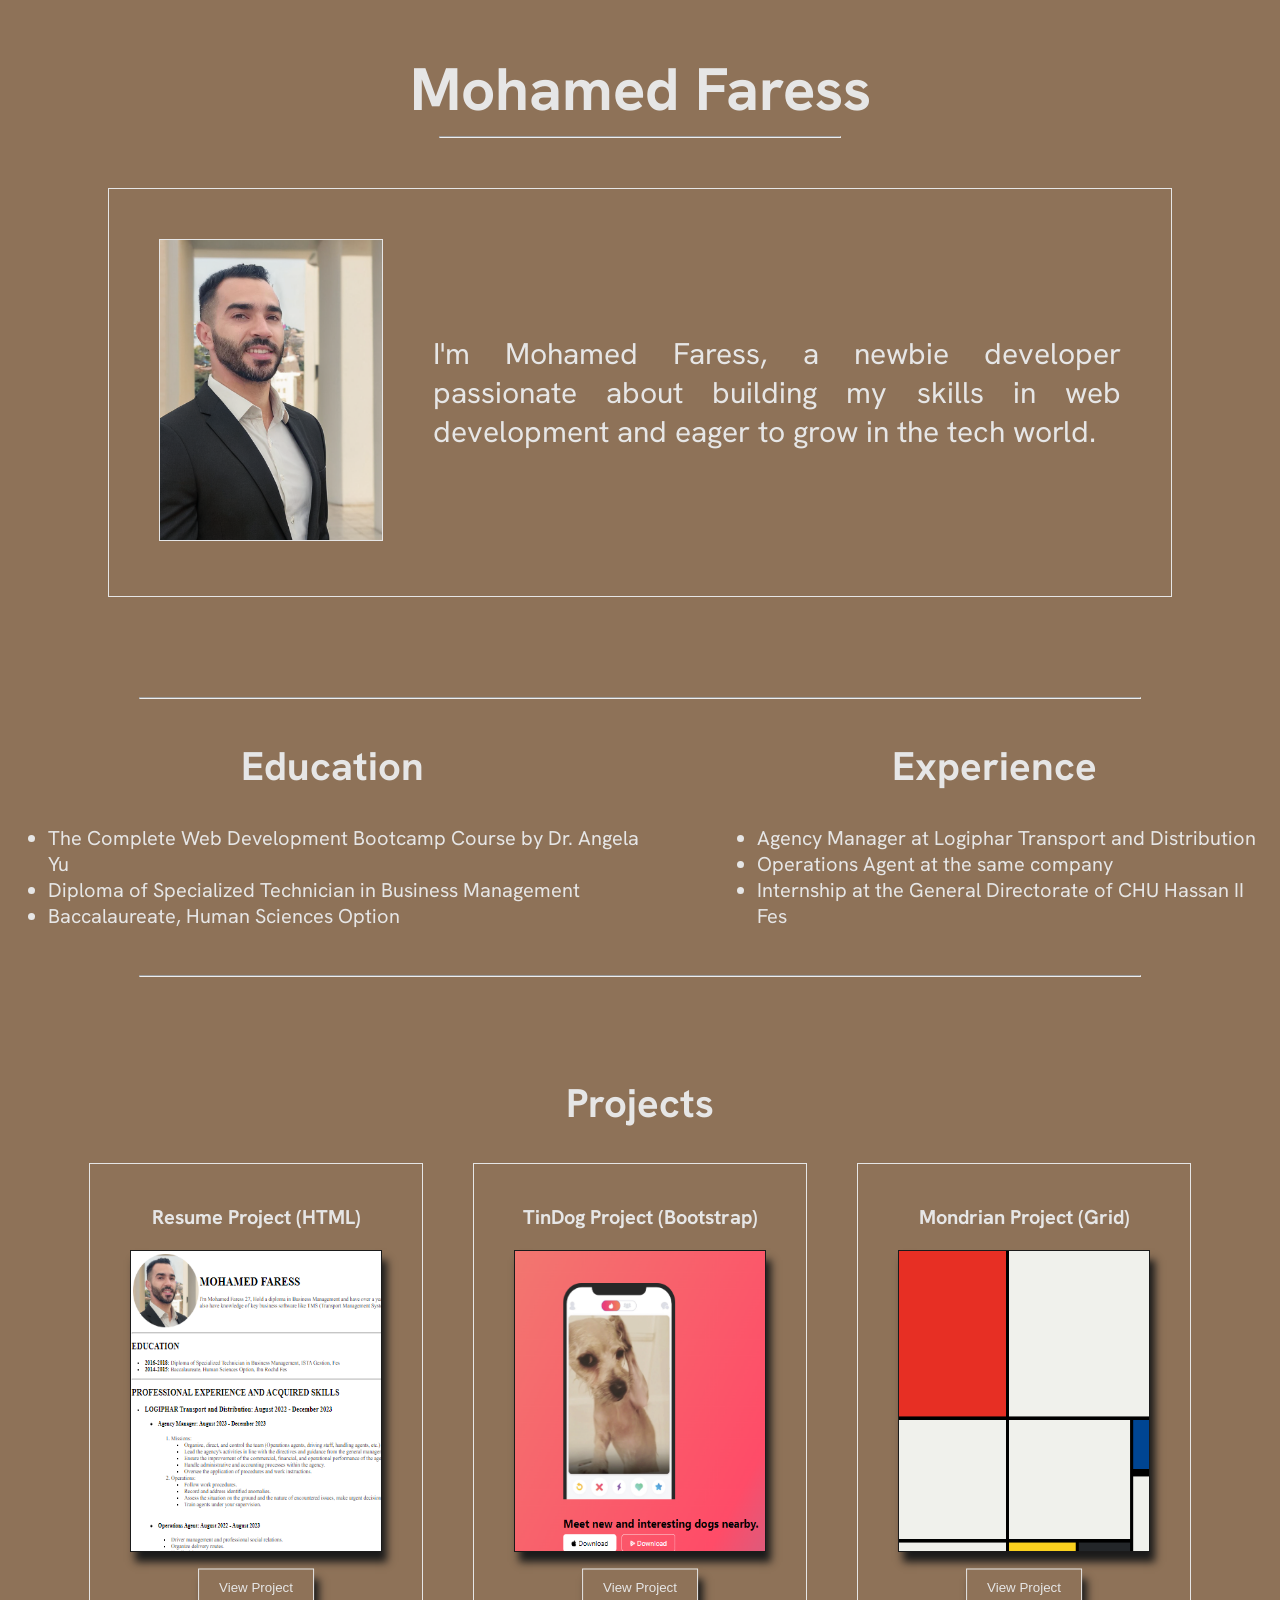
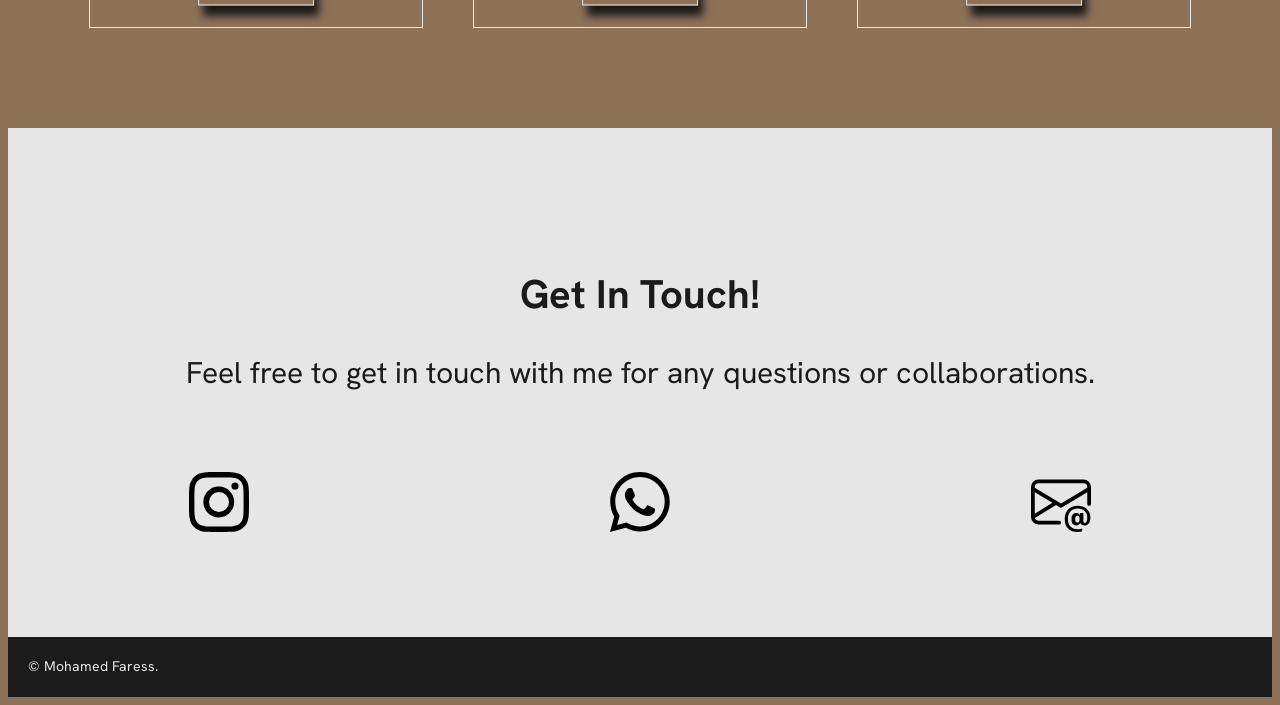
<file: index.html>
<!DOCTYPE html>
<html lang="en">
<head>
    <meta charset="UTF-8">
    <meta name="viewport" content="width=device-width, initial-scale=1.0">
    <title>Personal Website</title>
    <link rel="stylesheet" href="style.css">
    <link rel="preconnect" href="https://fonts.googleapis.com">
<link rel="preconnect" href="https://fonts.gstatic.com" crossorigin>
<link href="https://fonts.googleapis.com/css2?family=Hanken+Grotesk:ital,wght@0,100..900;1,100..900&display=swap" rel="stylesheet">
</head>
<body>
    <div>
        <h1>Mohamed Faress</h1>
        <hr width="400px">
    </div>
    <div class="div-intro">
        <div>
        <img class="profile-picture" height="300px" src="./pic.png" alt="profile picture">
        </div>
        <div>
        <p class="introduction">I'm Mohamed Faress, a newbie developer passionate about building my skills in web development and eager to grow in the tech world.</p>      
    </div> 
    </div>
    <hr class="hr-top" width="1000px">
    <div class="flex-container">
        <div>
            <h2>Education</h2>
            <ul>
                <li>The Complete Web Development Bootcamp Course by Dr. Angela Yu</li>
                <li>Diploma of Specialized Technician in Business Management</li>
                <li>Baccalaureate, Human Sciences Option</li>
            </ul>
        </div>
        <div>
            <h2>Experience</h2>
            <ul>
                <li>Agency Manager at Logiphar Transport and Distribution</li>
                <li>Operations Agent at the same company</li>
                <li>Internship at the General Directorate of CHU Hassan II Fes</li>
            </ul>
        </div>
    </div>
    <hr class="hr-bottom" width="1000px">
    <h2 class="h2-center">Projects</h2>
    <div class="projects-container">
        <div class="project-div">
            <h2 class="project-title">Resume Project (HTML)</h2>
            <img class="project-img" src="./resume.png" alt="my-resume-img"><br>
            <div><a href="https://thisisfaress.github.io/html.portfolio/"><button class="project-button">View Project</button></a></div>
        </div>
        <div class="project-div">
            <h2 class="project-title">TinDog Project (Bootstrap)</h2>
            <img class="project-img" src="./tindog.JPG" alt="tindog-project-img"><br>
            <a href="../Personal Website/TinDog Project/Bootstrap-Tindog-Project.html"><button class="project-button">View Project</button></a>
        </div>
        <div class="project-div">
            <h2 class="project-title">Mondrian Project (Grid)</h2>
            <img class="project-img" src="./mondrian.png" alt="mondrian-project-img"><br>
            <a href="../Personal Website/Mondrian Project/CSS-Mondrian-Project.html"><button class="project-button">View Project</button></a>
        </div>

    </div>
    <section>
    <h2 class="h2-center">Get In Touch!</h2>
    <p class="getintouch">Feel free to get in touch with me for any questions or collaborations.</p>
    <div class="contact-container">
        <div class="sm">
            <a href="https://www.instagram.com/thisisfaress?igsh=aGVsejJoMGpseWw1"><img src="./instagram.svg" height="60" alt="instagram-icon"></a>
        </div>
        <div class="sm">
            <a href="https://wa.me/qr/QB72JRTFEB5AC1"><img src="./whatsapp.svg" height="60" alt="whatsapp-icon"></a>
        </div>
        <div class="sm">
            <a href="mailto:thisisfaress@gmail.com"><img src="./envelope-at.svg" height="60" alt="mail-icon"></a>
        </div>

    </div>
</section>
<footer>
    <div class="footer">
        © Mohamed Faress.
    </div>
</footer>
       
    
</body>

</html>
</file>
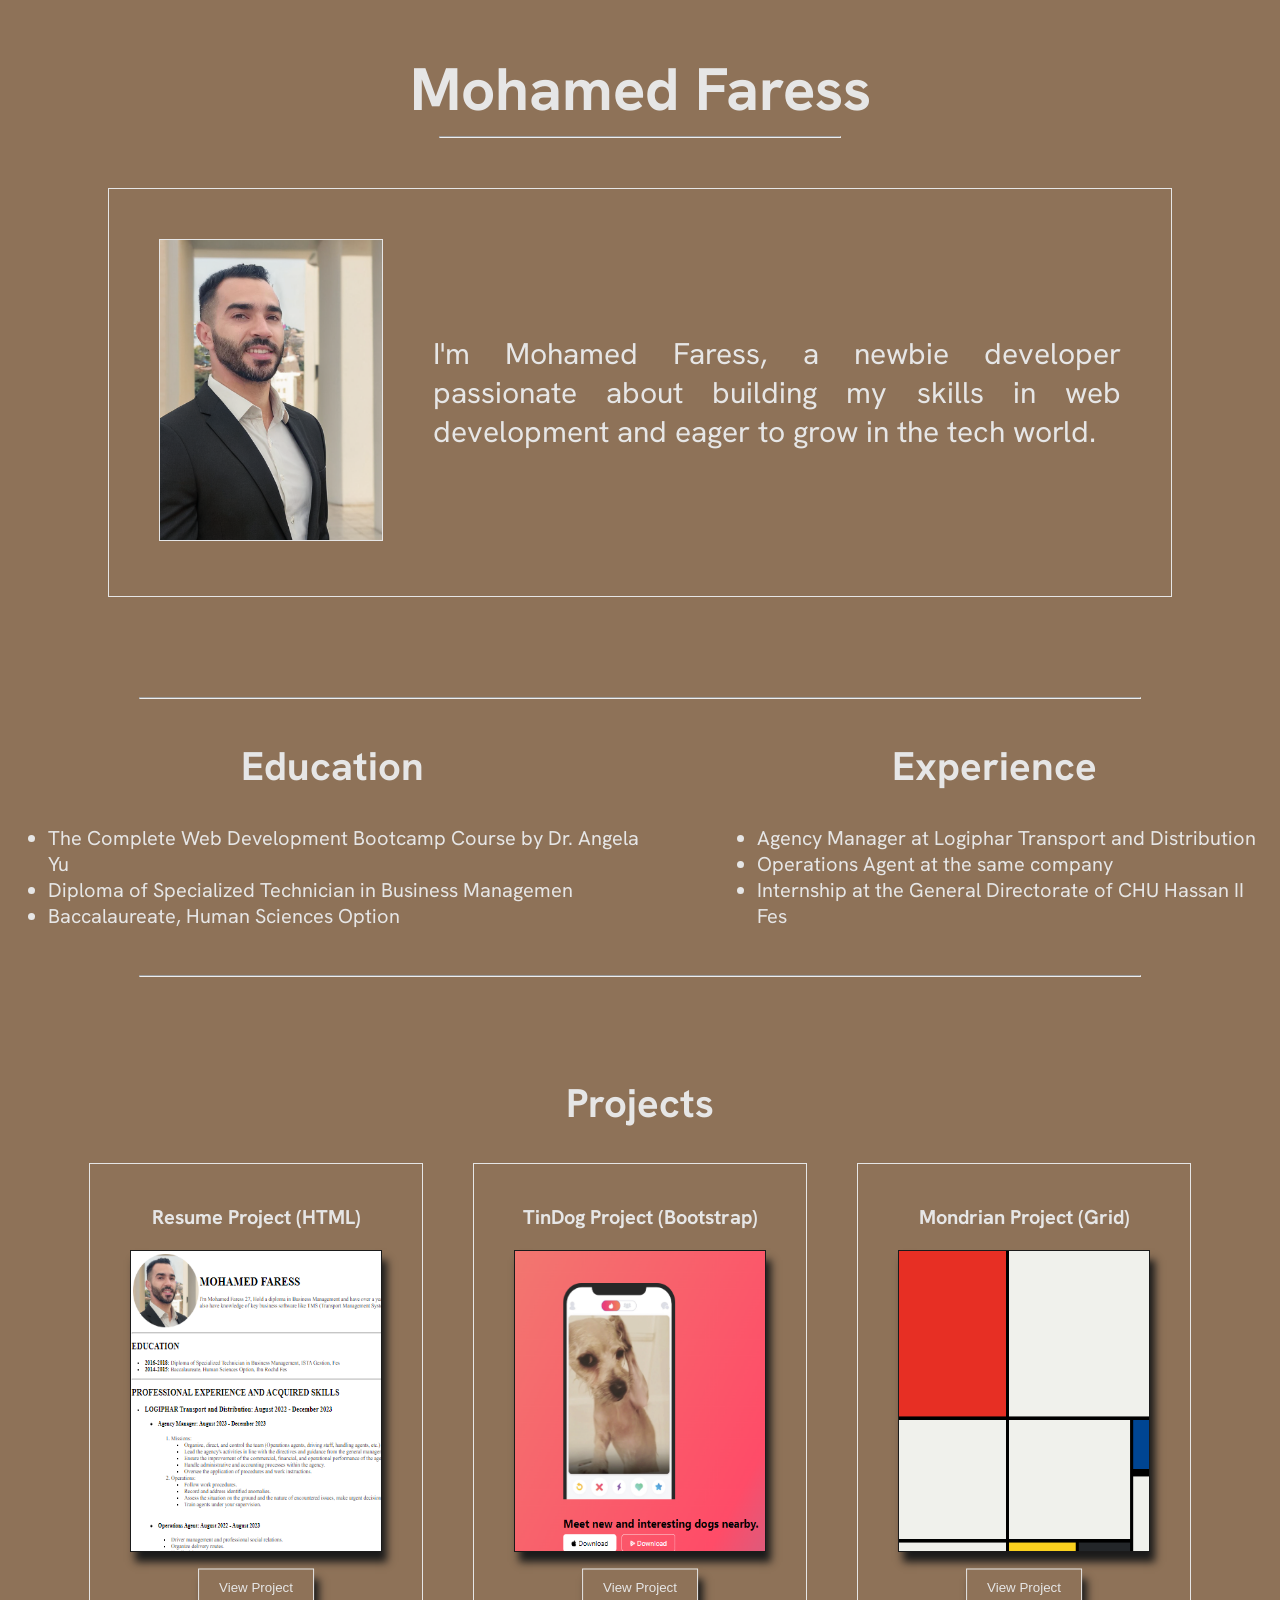
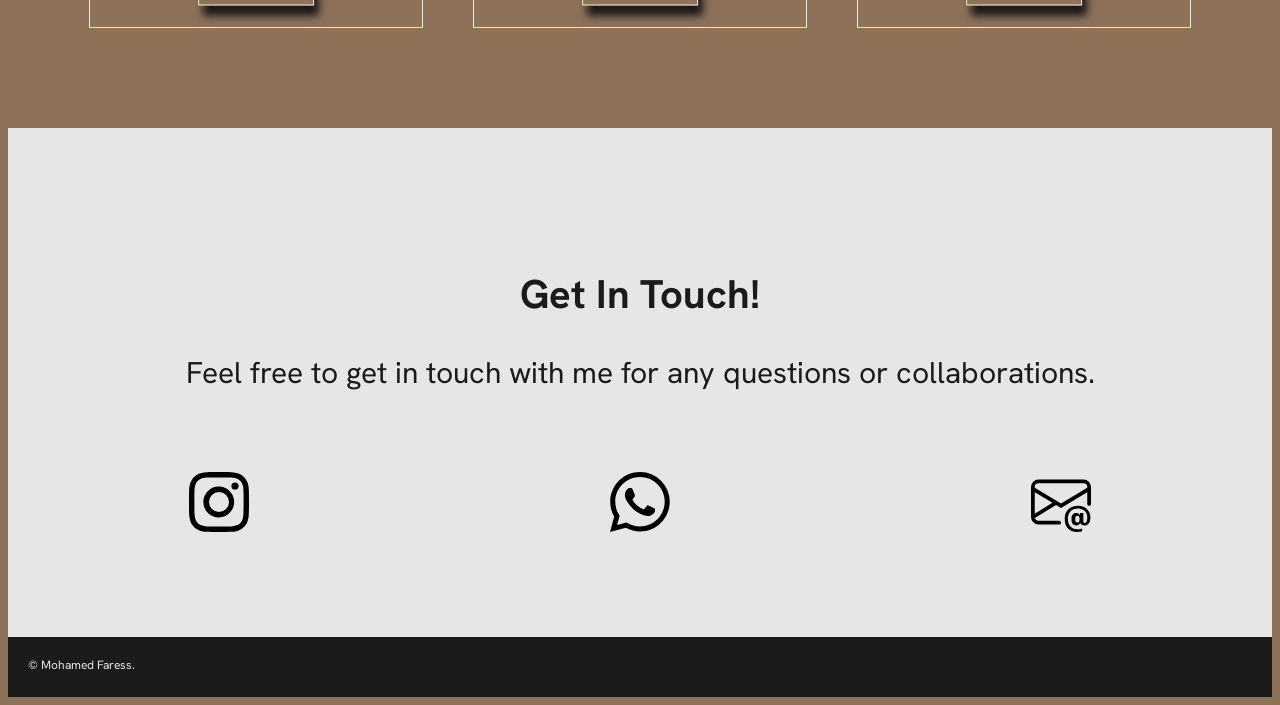
<file: CV.html>
<!DOCTYPE html>
<html lang="en">
<head>
    <meta charset="UTF-8">
    <meta name="viewport" content="width=device-width, initial-scale=1.0">
    <title>Personal Website</title>
    <link rel="stylesheet" href="./CV.css">
    <link rel="preconnect" href="https://fonts.googleapis.com">
<link rel="preconnect" href="https://fonts.gstatic.com" crossorigin>
<link href="https://fonts.googleapis.com/css2?family=Hanken+Grotesk:ital,wght@0,100..900;1,100..900&display=swap" rel="stylesheet">
</head>
<body>
    <div>
        <h1>Mohamed Faress</h1>
        <hr width="400px">
    </div>
    <div class="div-intro">
        <div>
        <img class="profile-picture" height="300px" src="./pic.png" alt="profile picture">
        </div>
        <div>
        <p class="introduction">I'm Mohamed Faress, a newbie developer passionate about building my skills in web development and eager to grow in the tech world.</p>      
    </div> 
    </div>
    <hr class="hr-top" width="1000px">
    <div class="flex-container">
        <div>
            <h2>Education</h2>
            <ul>
                <li>The Complete Web Development Bootcamp Course by Dr. Angela Yu</li>
                <li>Diploma of Specialized Technician in Business Managemen</li>
                <li>Baccalaureate, Human Sciences Option</li>
            </ul>
        </div>
        <div>
            <h2>Experience</h2>
            <ul>
                <li>Agency Manager at Logiphar Transport and Distribution</li>
                <li>Operations Agent at the same company</li>
                <li>Internship at the General Directorate of CHU Hassan II Fes</li>
            </ul>
        </div>
    </div>
    <hr class="hr-bottom" width="1000px">
    <h2 class="h2-center">Projects</h2>
    <div class="projects-container">
        <div class="project-div">
            <h2 class="project-title">Resume Project (HTML)</h2>
            <img class="project-img" src="./resume.png" alt="my-resume-img"><br>
            <div><a href="https://thisisfaress.github.io/html.portfolio/"><button class="project-button">View Project</button></a></div>
        </div>
        <div class="project-div">
            <h2 class="project-title">TinDog Project (Bootstrap)</h2>
            <img class="project-img" src="./tindog.JPG" alt="tindog-project-img"><br>
            <a href="http://127.0.0.1:3000/Udemy Angela/11.3 TinDog Project/index.html"><button class="project-button">View Project</button></a>
        </div>
        <div class="project-div">
            <h2 class="project-title">Mondrian Project (Grid)</h2>
            <img class="project-img" src="./mondrian.png" alt="mondrian-project-img"><br>
            <a href="http://127.0.0.1:3000/Udemy Angela/10.3 Mondrian Project/index.html"><button class="project-button">View Project</button></a>
        </div>

    </div>
    <section>
    <h2 class="h2-center">Get In Touch!</h2>
    <p class="getintouch">Feel free to get in touch with me for any questions or collaborations.</p>
    <div class="contact-container">
        <div class="sm">
            <a href="https://www.instagram.com/thisisfaress?igsh=aGVsejJoMGpseWw1"><img src="./instagram.svg" height="60" alt="instagram-icon"></a>
        </div>
        <div class="sm">
            <a href="https://wa.me/qr/QB72JRTFEB5AC1"><img src="./whatsapp.svg" height="60" alt="whatsapp-icon"></a>
        </div>
        <div class="sm">
            <a href="mailto:thisisfaress@gmail.com"><img src="./envelope-at.svg" height="60" alt="mail-icon"></a>
        </div>

    </div>
</section>
<footer>
    <div class="footer">
        © Mohamed Faress.
    </div>
</footer>
       
    
</body>

</html>
</file>
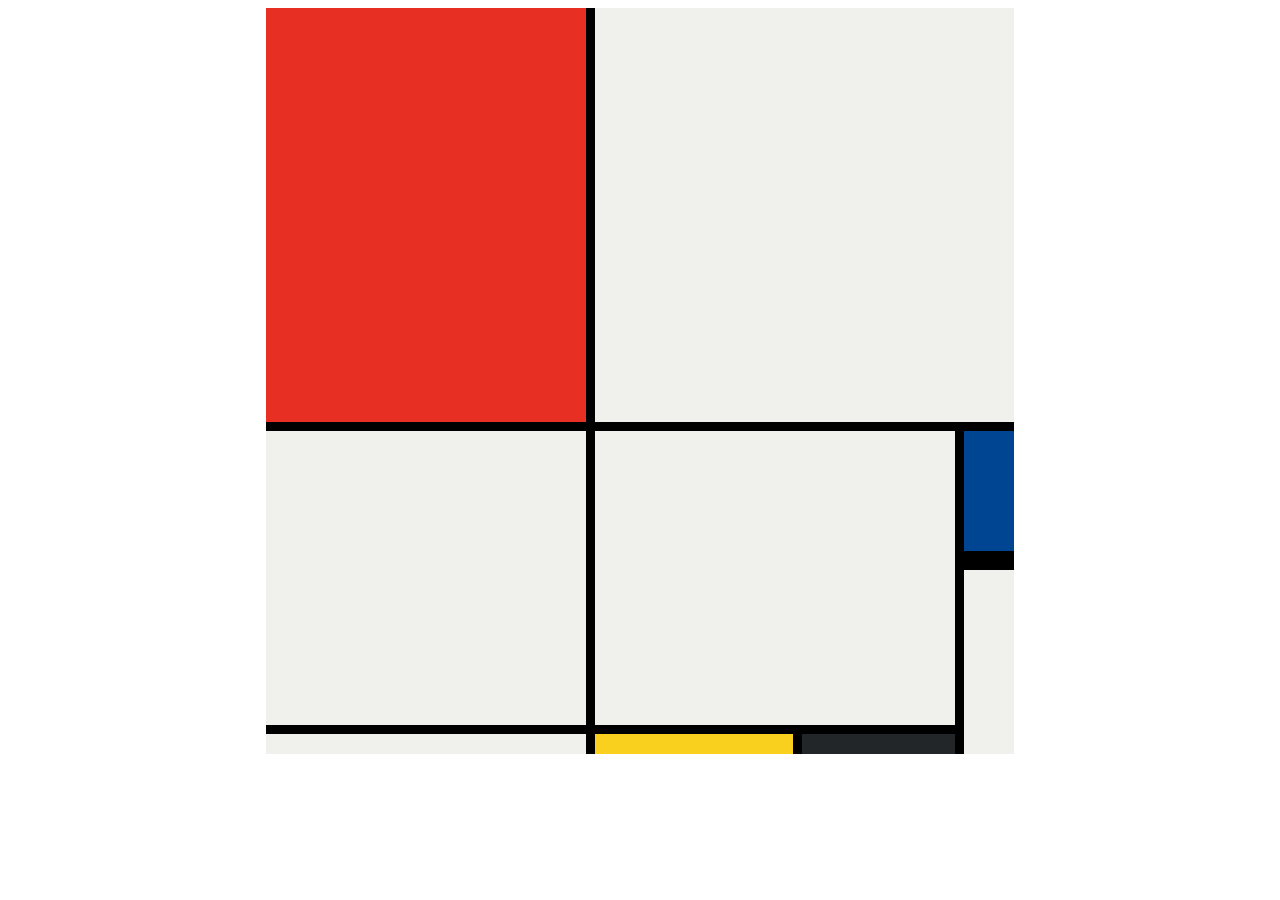
<file: Mondrian Project/CSS-Mondrian-Project.html>
<!DOCTYPE html>
<html lang="en">

<head>
  <meta charset="UTF-8">
  <meta name="viewport" content="width=device-width, initial-scale=1.0">
  <title>Mondrian Project</title>
  <style>
    /* 
    Write your CSS here 
    Gap Colour: #000
    White: #F0F1EC
    Red: #E72F24
    Black: #232629
    Blue: #004592
    Yellow: #F9D01E

    For dimensions, see dimensions.png image.
    HINT: Remember you can't change the properties of grid lines.
    But grid lines are transparent!
    */
    .grid-container {
      display: grid;
      grid-template-columns: 320px 198px 153px 50px;
      grid-template-rows: 414px 130px 155px 20px ;
      gap: 9px;
      background-color: #000;
      width: 748px;
      margin: auto;
      justify-content: center;
    }
    .item {
       
    }
    
    .red {
      background-color: #E72F24 ;
    }
    .yellow {
      background-color: #F0F1EC;
    }
    .grey {
      background-color: #F9D01E;
    }
    .blue {
      background-color: #232629;
    }
    .white { 
      background-color: #F0F1EC;
      grid-column: span 3 ;
    }
    .white-1 { 
      background-color: #F0F1EC;
      grid-row: span 2 ;
    }
    .white-2 { 
      background-color: #F0F1EC;
      grid-area: 2 / 2 / 4 / 4;
    }
    .white-3 { 
      background-color: #004592;
      border-bottom: solid 10px;
    }
    .white-4 {
       background-color: #F0F1EC;
       grid-row: span 2 ;
      }

  </style>
</head>

<body>
  <!-- Write your HTML here -->
   <div class="grid-container">
    <div class="item red"></div>
    <div class="item white"></div>
    <div class="item white-1"></div>
    <div class="item white-2"></div>
    <div class="item white-3"></div>
    <div class="item white-4"></div>
    <div class="item yellow"></div>
    <div class="item grey"></div>
    <div class="item blue"></div>
   </div>
</body>

</html>
</file>
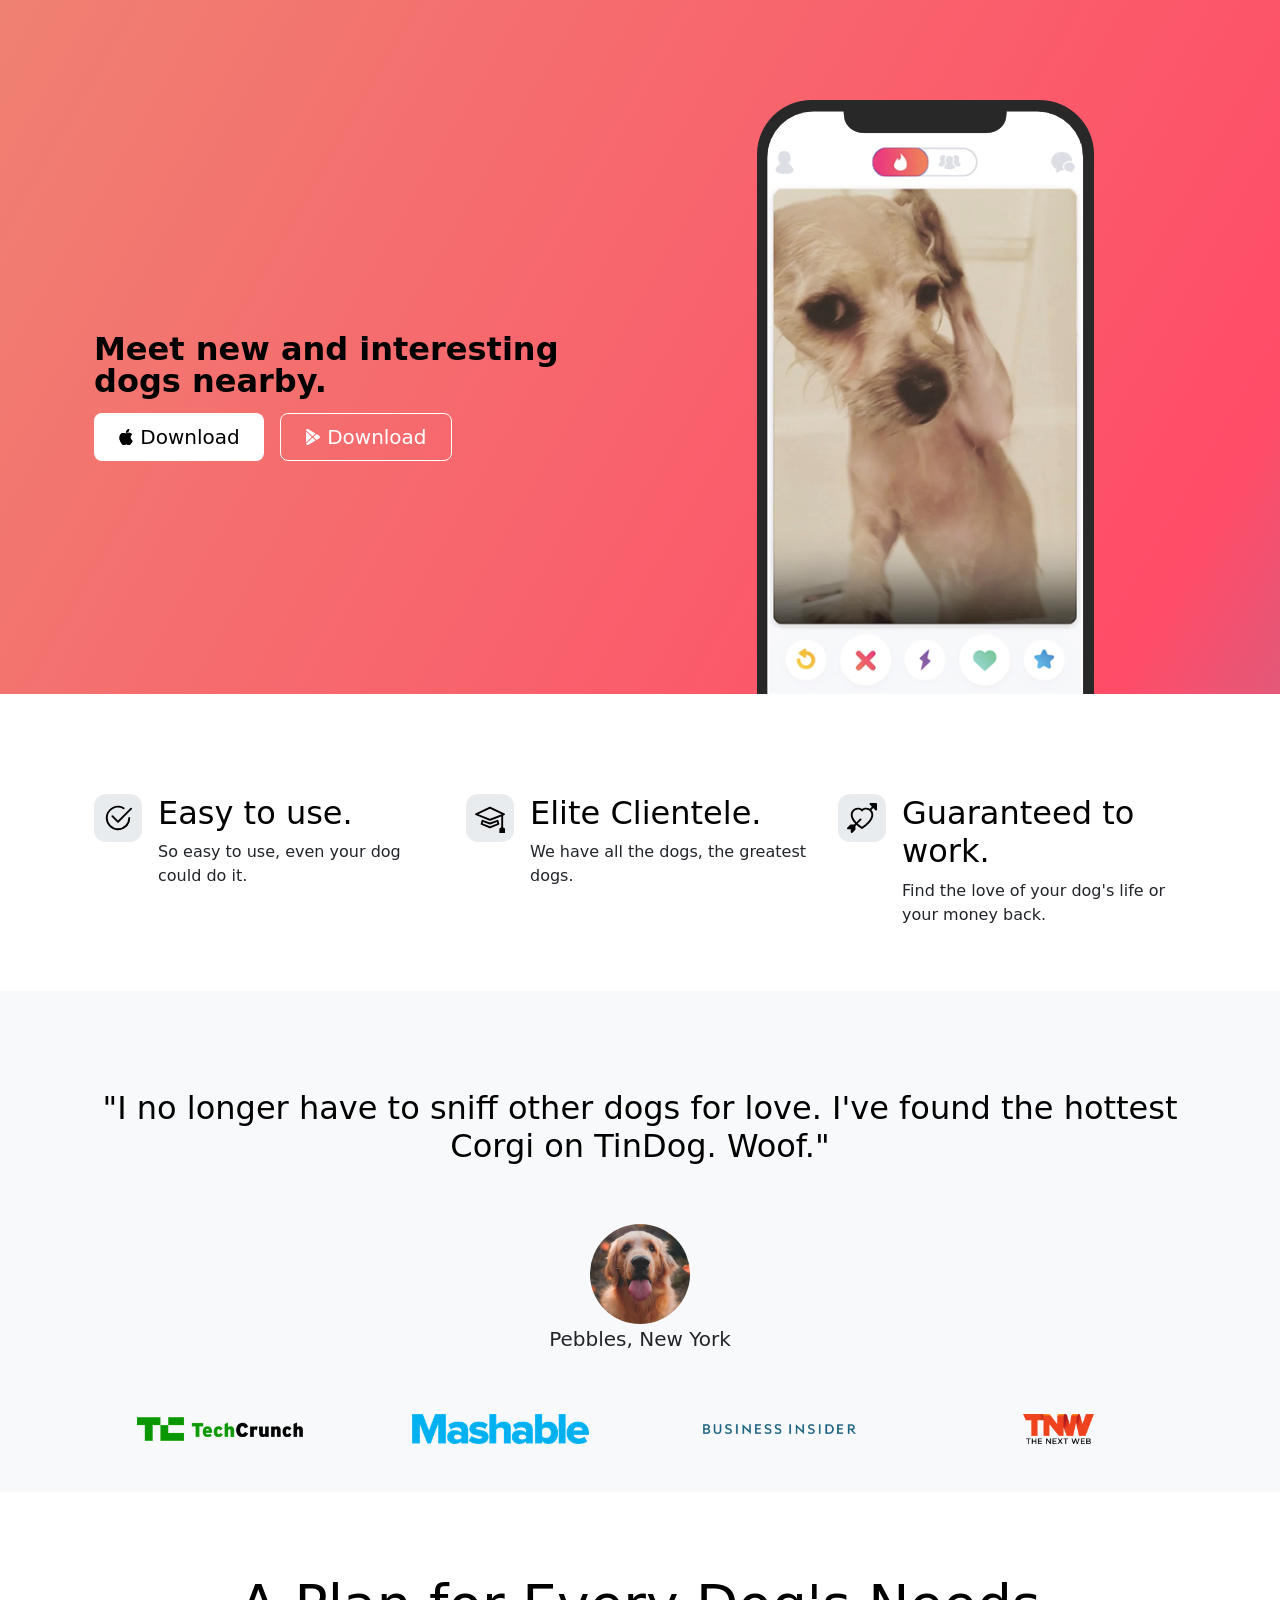
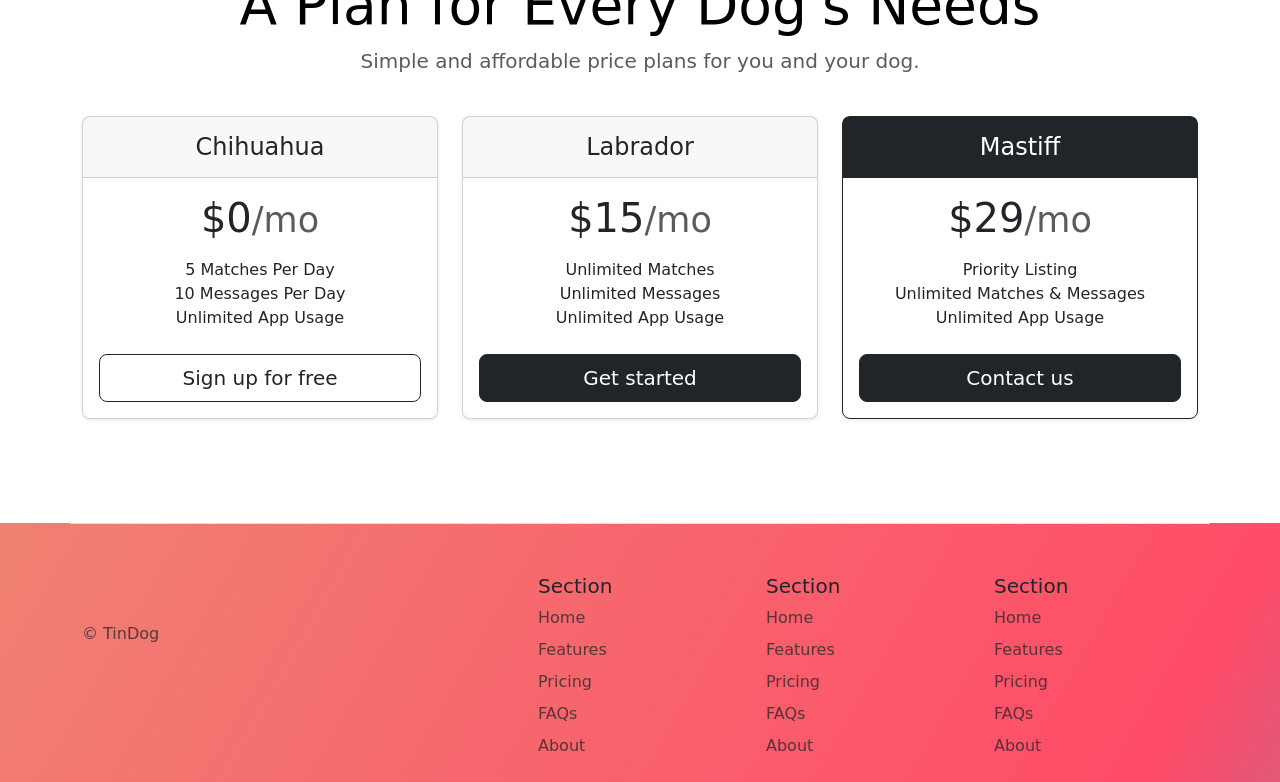
<file: TinDog Project/Bootstrap-Tindog-Project.html>
<!DOCTYPE html>
<html lang="en">

<head>
  <meta charset="UTF-8">
  <meta name="viewport" content="width=device-width, initial-scale=1.0">
  <link href="https://cdn.jsdelivr.net/npm/bootstrap@5.3.3/dist/css/bootstrap.min.css" rel="stylesheet" integrity="sha384-QWTKZyjpPEjISv5WaRU9OFeRpok6YctnYmDr5pNlyT2bRjXh0JMhjY6hW+ALEwIH" crossorigin="anonymous">
  <link rel="stylesheet" href="./style.css">
  <title>TinDog</title>
</head>

<body>
  <!-- Title -->
  <section id="title" class="gradient-background">
    <div class="container col-xxl-8 px-4 py-5" bis_skin_checked="1">
      <div class="row flex-lg-row-reverse align-items-center g-5 py-5" bis_skin_checked="1">
        <div class="col-10 col-sm-8 col-lg-6 " bis_skin_checked="1">
          <img src="./images/iphone.png" class="d-block mx-lg-auto img-fluid" alt="dog in iphone" loading="lazy">
        </div>
        <div class="col-lg-6" bis_skin_checked="1">
          <h1 class="display-5 fw-bold text-body-emphasis lh-1 mb-3">Meet new and interesting dogs nearby.</h1>
          <div class="d-grid gap-2 d-md-flex justify-content-md-start" bis_skin_checked="1">
            <button type="button" class="btn btn-primary-header btn-lg px-4 me-md-2"><svg xmlns="http://www.w3.org/2000/svg" width="16" height="16" fill="currentColor"
              class="bi bi-apple mb-1" viewBox="0 0 16 16">
              <path
                d="M11.182.008C11.148-.03 9.923.023 8.857 1.18c-1.066 1.156-.902 2.482-.878 2.516.024.034 1.52.087 2.475-1.258.955-1.345.762-2.391.728-2.43Zm3.314 11.733c-.048-.096-2.325-1.234-2.113-3.422.212-2.189 1.675-2.789 1.698-2.854.023-.065-.597-.79-1.254-1.157a3.692 3.692 0 0 0-1.563-.434c-.108-.003-.483-.095-1.254.116-.508.139-1.653.589-1.968.607-.316.018-1.256-.522-2.267-.665-.647-.125-1.333.131-1.824.328-.49.196-1.422.754-2.074 2.237-.652 1.482-.311 3.83-.067 4.56.244.729.625 1.924 1.273 2.796.576.984 1.34 1.667 1.659 1.899.319.232 1.219.386 1.843.067.502-.308 1.408-.485 1.766-.472.357.013 1.061.154 1.782.539.571.197 1.111.115 1.652-.105.541-.221 1.324-1.059 2.238-2.758.347-.79.505-1.217.473-1.282Z" />
              <path
                d="M11.182.008C11.148-.03 9.923.023 8.857 1.18c-1.066 1.156-.902 2.482-.878 2.516.024.034 1.52.087 2.475-1.258.955-1.345.762-2.391.728-2.43Zm3.314 11.733c-.048-.096-2.325-1.234-2.113-3.422.212-2.189 1.675-2.789 1.698-2.854.023-.065-.597-.79-1.254-1.157a3.692 3.692 0 0 0-1.563-.434c-.108-.003-.483-.095-1.254.116-.508.139-1.653.589-1.968.607-.316.018-1.256-.522-2.267-.665-.647-.125-1.333.131-1.824.328-.49.196-1.422.754-2.074 2.237-.652 1.482-.311 3.83-.067 4.56.244.729.625 1.924 1.273 2.796.576.984 1.34 1.667 1.659 1.899.319.232 1.219.386 1.843.067.502-.308 1.408-.485 1.766-.472.357.013 1.061.154 1.782.539.571.197 1.111.115 1.652-.105.541-.221 1.324-1.059 2.238-2.758.347-.79.505-1.217.473-1.282Z" />
              </svg> Download
            </button>
            <button type="button" class="btn btn-outline-secondary btn-lg px-4"><svg xmlns="http://www.w3.org/2000/svg" width="16" height="16" fill="currentColor"
              class="bi bi-google-play mb-1" viewBox="0 0 16 16">
              <path
                d="M14.222 9.374c1.037-.61 1.037-2.137 0-2.748L11.528 5.04 8.32 8l3.207 2.96 2.694-1.586Zm-3.595 2.116L7.583 8.68 1.03 14.73c.201 1.029 1.36 1.61 2.303 1.055l7.294-4.295ZM1 13.396V2.603L6.846 8 1 13.396ZM1.03 1.27l6.553 6.05 3.044-2.81L3.333.215C2.39-.341 1.231.24 1.03 1.27Z" />
              </svg> Download
            </button>
          </div>
        </div>
      </div>
    </div>
  </section>
  <!-- Features -->
  <section id="features">
    <div class="container px-4 py-5" id="hanging-icons" bis_skin_checked="1">
      <div class="row g-4 py-5 row-cols-1 row-cols-lg-3" bis_skin_checked="1">
        <div class="col d-flex align-items-start" bis_skin_checked="1">
          <div class="icon-square text-body-emphasis bg-body-secondary d-inline-flex align-items-center justify-content-center fs-4 flex-shrink-0 me-3" bis_skin_checked="1">
            <svg xmlns="http://www.w3.org/2000/svg" height="30" fill="currentColor" class="bi bi-check2-circle"
              viewBox="0 0 16 16">
<path
                d="M2.5 8a5.5 5.5 0 0 1 8.25-4.764.5.5 0 0 0 .5-.866A6.5 6.5 0 1 0 14.5 8a.5.5 0 0 0-1 0 5.5 5.5 0 1 1-11 0z" />
<path
                d="M15.354 3.354a.5.5 0 0 0-.708-.708L8 9.293 5.354 6.646a.5.5 0 1 0-.708.708l3 3a.5.5 0 0 0 .708 0l7-7z" />
</svg>
          </div>
          <div bis_skin_checked="1">
            <h3 class="fs-2 text-body-emphasis">Easy to use.</h3>
            <p>So easy to use, even your dog could do it.</p>
          </div>
        </div>
        <div class="col d-flex align-items-start" bis_skin_checked="1">
          <div class="icon-square text-body-emphasis bg-body-secondary d-inline-flex align-items-center justify-content-center fs-4 flex-shrink-0 me-3" bis_skin_checked="1">
            <svg xmlns="http://www.w3.org/2000/svg" height="30" fill="currentColor" class="bi bi-mortarboard" viewBox="0 0 16 16">
              <path d="M8.211 2.047a.5.5 0 0 0-.422 0l-7.5 3.5a.5.5 0 0 0 .025.917l7.5 3a.5.5 0 0 0 .372 0L14 7.14V13a1 1 0 0 0-1 1v2h3v-2a1 1 0 0 0-1-1V6.739l.686-.275a.5.5 0 0 0 .025-.917l-7.5-3.5ZM8 8.46 1.758 5.965 8 3.052l6.242 2.913L8 8.46Z"/>
              <path d="M4.176 9.032a.5.5 0 0 0-.656.327l-.5 1.7a.5.5 0 0 0 .294.605l4.5 1.8a.5.5 0 0 0 .372 0l4.5-1.8a.5.5 0 0 0 .294-.605l-.5-1.7a.5.5 0 0 0-.656-.327L8 10.466 4.176 9.032Zm-.068 1.873.22-.748 3.496 1.311a.5.5 0 0 0 .352 0l3.496-1.311.22.748L8 12.46l-3.892-1.556Z"/>
              </svg>
          </div>
          <div bis_skin_checked="1">
            <h3 class="fs-2 text-body-emphasis">Elite Clientele.</h3>
            <p>We have all the dogs, the greatest dogs.</p>
          </div>
        </div>
        <div class="col d-flex align-items-start" bis_skin_checked="1">
          <div class="icon-square text-body-emphasis bg-body-secondary d-inline-flex align-items-center justify-content-center fs-4 flex-shrink-0 me-3" bis_skin_checked="1">
            <svg xmlns="http://www.w3.org/2000/svg" height="30" fill="currentColor" class="bi bi-arrow-through-heart"
              viewBox="0 0 16 16">
<path fill-rule="evenodd"
                d="M2.854 15.854A.5.5 0 0 1 2 15.5V14H.5a.5.5 0 0 1-.354-.854l1.5-1.5A.5.5 0 0 1 2 11.5h1.793l.53-.53c-.771-.802-1.328-1.58-1.704-2.32-.798-1.575-.775-2.996-.213-4.092C3.426 2.565 6.18 1.809 8 3.233c1.25-.98 2.944-.928 4.212-.152L13.292 2 12.147.854A.5.5 0 0 1 12.5 0h3a.5.5 0 0 1 .5.5v3a.5.5 0 0 1-.854.354L14 2.707l-1.006 1.006c.236.248.44.531.6.845.562 1.096.585 2.517-.213 4.092-.793 1.563-2.395 3.288-5.105 5.08L8 13.912l-.276-.182a21.86 21.86 0 0 1-2.685-2.062l-.539.54V14a.5.5 0 0 1-.146.354l-1.5 1.5Zm2.893-4.894A20.419 20.419 0 0 0 8 12.71c2.456-1.666 3.827-3.207 4.489-4.512.679-1.34.607-2.42.215-3.185-.817-1.595-3.087-2.054-4.346-.761L8 4.62l-.358-.368c-1.259-1.293-3.53-.834-4.346.761-.392.766-.464 1.845.215 3.185.323.636.815 1.33 1.519 2.065l1.866-1.867a.5.5 0 1 1 .708.708L5.747 10.96Z" />
</svg>
          </div>
          <div bis_skin_checked="1">
            <h3 class="fs-2 text-body-emphasis">Guaranteed to work.</h3>
            <p>Find the love of your dog's life or your money back.</p>
          </div>
        </div>
      </div>
    </div>

  </section>
  <!-- Testimonial -->
  <section id="testimonial">
    <div class="my-5" bis_skin_checked="1">
      <div class="p-5 text-center bg-body-tertiary" bis_skin_checked="1">
        <div class="container py-5" bis_skin_checked="1">
          <h1 class="text-body-emphasis">"I no longer have to sniff other dogs for love. I've found the hottest Corgi on TinDog. Woof."</h1>
          <img class="profile-img" src="./images/dog-img.jpg" alt="dog-img-profile">
          <p class="col-lg-8 mx-auto lead">
            Pebbles, New York
          </p>
          <div class="container">
            <div class="row">
            <div class="col-lg-3 col-md-12"><img  src="./images/techcrunch.png" alt="techcrunch-logo" height="30"></div>
            <div class="col-lg-3 col-md-12"><img src="./images/mashable.png" alt="mashable-logo" height="30"></div>
            <div class="col-lg-3 col-md-12"><img src="./images/bizinsider.png" alt="businessinzider-logo" height="30"></div>
            <div class="col-lg-3 col-md-12"><img src="./images/tnw.png" alt="tnw-logo" height="30"></div>
           </div>
          </div>
        </div>  
      </div>
    </div>

  </section>
  <!-- Pricing -->
   <section id="pricing">
  <div class="container py-3" bis_skin_checked="1">
    <header>
  
      <div class="pricing-header p-3 pb-md-4 mx-auto text-center" bis_skin_checked="1">
        <h1 class="display-4 fw-normal text-body-emphasis">A Plan for Every Dog's Needs</h1>
        <p class="fs-5 text-body-secondary">Simple and affordable price plans for you and your dog.</p>
      </div>
    </header>
  
    <main>
      <div class="row row-cols-1 row-cols-md-3 mb-3 text-center" bis_skin_checked="1">
        <div class="col" bis_skin_checked="1">
          <div class="card mb-4 rounded-3 shadow-sm" bis_skin_checked="1">
            <div class="card-header py-3" bis_skin_checked="1">
              <h4 class="my-0 fw-normal">Chihuahua</h4>
            </div>
            <div class="card-body" bis_skin_checked="1">
              <h1 class="card-title pricing-card-title">$0<small class="text-body-secondary fw-light">/mo</small></h1>
              <ul class="list-unstyled mt-3 mb-4">
                <li>5 Matches Per Day</li>
                <li>10 Messages Per Day</li>
                <li>Unlimited App Usage</li>
              </ul>
              <button type="button" class="w-100 btn btn-lg btn-outline-primary">Sign up for free</button>
            </div>
          </div>
        </div>
        <div class="col" bis_skin_checked="1">
          <div class="card mb-4 rounded-3 shadow-sm" bis_skin_checked="1">
            <div class="card-header py-3" bis_skin_checked="1">
              <h4 class="my-0 fw-normal">Labrador</h4>
            </div>
            <div class="card-body" bis_skin_checked="1">
              <h1 class="card-title pricing-card-title">$15<small class="text-body-secondary fw-light">/mo</small></h1>
              <ul class="list-unstyled mt-3 mb-4">
                <li>Unlimited Matches</li>
                <li>Unlimited Messages</li>
                <li>Unlimited App Usage</li>
              </ul>
              <button type="button" class="w-100 btn btn-lg btn-primary">Get started</button>
            </div>
          </div>
        </div>
        <div class="col" bis_skin_checked="1">
          <div class="card mb-4 rounded-3 shadow-sm border-primary" bis_skin_checked="1">
            <div class="card-header py-3 text-bg-primary border-primary" bis_skin_checked="1">
              <h4 class="my-0 fw-normal">Mastiff</h4>
            </div>
            <div class="card-body" bis_skin_checked="1">
              <h1 class="card-title pricing-card-title">$29<small class="text-body-secondary fw-light">/mo</small></h1>
              <ul class="list-unstyled mt-3 mb-4">
                <li>Priority Listing</li>
                <li>Unlimited Matches & Messages</li>
                <li>Unlimited App Usage</li>
              </ul>
              <button type="button" class="w-100 btn btn-lg btn-primary">Contact us</button>
            </div>
          </div>
        </div>
      </div>
  </section>
  <!-- Footer -->
 
  <section id="footer" class="gradient-background">
    <div class="container" bis_skin_checked="1">
      <footer class="row row-cols-1 row-cols-sm-2 row-cols-md-5 py-5 mt-5 border-top">
        <div class="col mb-3" bis_skin_checked="1">
          <a href="/" class="d-flex align-items-center mb-3 link-body-emphasis text-decoration-none">
            <svg class="bi me-2" width="40" height="32"><use xlink:href="#bootstrap"></use></svg>
          </a>
          <p class="text-body-secondary">© TinDog</p>
        </div>
    
        <div class="col mb-3" bis_skin_checked="1">
    
        </div>
    
        <div class="col mb-3" bis_skin_checked="1">
          <h5>Section</h5>
          <ul class="nav flex-column">
            <li class="nav-item mb-2"><a href="#" class="nav-link p-0 text-body-secondary">Home</a></li>
            <li class="nav-item mb-2"><a href="#" class="nav-link p-0 text-body-secondary">Features</a></li>
            <li class="nav-item mb-2"><a href="#" class="nav-link p-0 text-body-secondary">Pricing</a></li>
            <li class="nav-item mb-2"><a href="#" class="nav-link p-0 text-body-secondary">FAQs</a></li>
            <li class="nav-item mb-2"><a href="#" class="nav-link p-0 text-body-secondary">About</a></li>
          </ul>
        </div>
    
        <div class="col mb-3" bis_skin_checked="1">
          <h5>Section</h5>
          <ul class="nav flex-column">
            <li class="nav-item mb-2"><a href="#" class="nav-link p-0 text-body-secondary">Home</a></li>
            <li class="nav-item mb-2"><a href="#" class="nav-link p-0 text-body-secondary">Features</a></li>
            <li class="nav-item mb-2"><a href="#" class="nav-link p-0 text-body-secondary">Pricing</a></li>
            <li class="nav-item mb-2"><a href="#" class="nav-link p-0 text-body-secondary">FAQs</a></li>
            <li class="nav-item mb-2"><a href="#" class="nav-link p-0 text-body-secondary">About</a></li>
          </ul>
        </div>
    
        <div class="col mb-3" bis_skin_checked="1">
          <h5>Section</h5>
          <ul class="nav flex-column">
            <li class="nav-item mb-2"><a href="#" class="nav-link p-0 text-body-secondary">Home</a></li>
            <li class="nav-item mb-2"><a href="#" class="nav-link p-0 text-body-secondary">Features</a></li>
            <li class="nav-item mb-2"><a href="#" class="nav-link p-0 text-body-secondary">Pricing</a></li>
            <li class="nav-item mb-2"><a href="#" class="nav-link p-0 text-body-secondary">FAQs</a></li>
            <li class="nav-item mb-2"><a href="#" class="nav-link p-0 text-body-secondary">About</a></li>
          </ul>
        </div>
      </footer>
    </div>

  </section>
  <script src="https://cdn.jsdelivr.net/npm/bootstrap@5.3.3/dist/js/bootstrap.bundle.min.js" integrity="sha384-YvpcrYf0tY3lHB60NNkmXc5s9fDVZLESaAA55NDzOxhy9GkcIdslK1eN7N6jIeHz" crossorigin="anonymous"></script>
</body>

</html>
</file>
<file: style.css>
body {
    font-family: "Hanken Grotesk", sans-serif;
    background-color: #8e7258;
    color: #e6e6e6;
    margin-top: 50px;
}
h1 {
    font-size: 60px;
    text-align: center;
    margin-bottom: 0px;
}
.div-intro {
    display: flex;
    justify-content: center;
    align-items: center;
    border: #e6e6e6 solid 1px;
    padding: 50px;
    margin-top: 50px;
    margin-left: 100px;
    margin-right: 100px;
    margin-bottom: 100px;
}
.profile-picture {
    margin-right: 50px;
    border: #e6e6e6 solid 1px;
}
.introduction {
    font-size: 30px;
    text-align: justify;
}
.flex-container {
    display: flex;
    justify-content: center;
    gap: 60px;
}
.flex-container h2 {
    font-size: 40px;
    text-align: center;
}
.projects-container {
    display: flex;
    flex-direction: row;
    justify-content: center;
    gap: 50px;
    margin-bottom: 100px;
}
.project-div {
    justify-content: center;
    border: #e6e6e6 solid 1px;
    padding: 40px;
    position: relative;
}
.project-img {
    margin-bottom: 30px;
    border: #1b1b1b solid 1px;
    height: 300px;
    width: 250px;
    box-shadow: 5px 10px 8px #1b1b1b;
}
.project-title {
    font-size: 20px;
    padding-top: 0px;
    margin-bottom: 20px;
    text-align: center;
    margin-top: 0;
}
.project-button {
    background-color: #8e7258;
    color: #e6e6e6;
    border: #e6e6e6 solid 1px;
    padding: 10px 20px;
    align-content: center;
    position: absolute;
    left: 50%;
    -ms-transform: translate(-50%, -50%);
    transform: translate(-50%, -50%);
    box-shadow: 5px 10px 8px #1b1b1b;
}
.project-button:hover{
    background-color: #e6e6e6;
    color: #8e7258;
}
.h2-center {
    margin-top: 100px;
    font-size: 40px;
    text-align: center;
}
.hr-bottom{
    margin-top: 30px;
    margin-bottom: 100px;
}
.contact-container {
    display: flex;
    justify-content: space-around;
    margin-top: 50px;
}

.getintouch {
    color: #1b1b1b;
    text-align: center;
    font-size: 30px;
    margin-bottom: 80px;
}
li {
    font-size: 20px;
}
section {
    background-color: #e6e6e6;
    color: #1b1b1b;
    padding-top: 40px;
    padding-bottom: 100px;
}

.footer {
    height:20px;
    background-color: #1b1b1b;
    border: none;
    color: #e6e6e6;
    font-size: 14px;
    padding: 20px;
    margin: 0px !important;
}
@media (max-width: 680px) {
    .div-intro {
        flex-direction: column;
        margin: 0px;
        padding: 10px;
    }
    .flex-container {
        flex-direction: column;
        gap: 20px;
    }
    
    hr {
        width: auto;
    }
}
@media (max-width: 1170px) {
.projects-container {
    flex-wrap: wrap;
}
}
</file>
<file: CV.css>
body {
    font-family: "Hanken Grotesk", sans-serif;
    background-color: #8e7258;
    color: #e6e6e6;
    margin-top: 50px;
}
h1 {
    font-size: 60px;
    text-align: center;
    margin-bottom: 0px;
}
.div-intro {
    display: flex;
    justify-content: center;
    align-items: center;
    border: #e6e6e6 solid 1px;
    padding: 50px;
    margin-top: 50px;
    margin-left: 100px;
    margin-right: 100px;
    margin-bottom: 100px;
}
.profile-picture {
    margin-right: 50px;
    border: #e6e6e6 solid 1px;
}
.introduction {
    font-size: 30px;
    text-align: justify;
}
.flex-container {
    display: flex;
    justify-content: center;
    gap: 60px;
}
.flex-container h2 {
    font-size: 40px;
    text-align: center;
}
.projects-container {
    display: flex;
    flex-direction: row;
    justify-content: center;
    gap: 50px;
    margin-bottom: 100px;
}
.project-div {
    justify-content: center;
    border: #e6e6e6 solid 1px;
    padding: 40px;
    position: relative;
}
.project-img {
    margin-bottom: 30px;
    border: #1b1b1b solid 1px;
    height: 300px;
    width: 250px;
    box-shadow: 5px 10px 8px #1b1b1b;
}
.project-title {
    font-size: 20px;
    padding-top: 0px;
    margin-bottom: 20px;
    text-align: center;
    margin-top: 0;
}
.project-button {
    background-color: #8e7258;
    color: #e6e6e6;
    border: #e6e6e6 solid 1px;
    padding: 10px 20px;
    align-content: center;
    position: absolute;
    left: 50%;
    -ms-transform: translate(-50%, -50%);
    transform: translate(-50%, -50%);
    box-shadow: 5px 10px 8px #1b1b1b;
}
.project-button:hover{
    background-color: #e6e6e6;
    color: #8e7258;
}
.h2-center {
    margin-top: 100px;
    font-size: 40px;
    text-align: center;
}
.hr-bottom{
    margin-top: 30px;
    margin-bottom: 100px;
}
.contact-container {
    display: flex;
    justify-content: space-around;
    margin-top: 50px;
}

.getintouch {
    color: #1b1b1b;
    text-align: center;
    font-size: 30px;
    margin-bottom: 80px;
}
li {
    font-size: 20px;
}
section {
    background-color: #e6e6e6;
    color: #1b1b1b;
    padding-top: 40px;
    padding-bottom: 100px;
}

.footer {
    height:20px;
    background-color: #1b1b1b;
    border: none;
    color: #e6e6e6;
    font-size: 12px;
    padding: 20px;
    margin: 0px !important;
}
@media (max-width: 680px) {
    .div-intro {
        flex-direction: column;
        margin: 0px;
        padding: 10px;
    }
    .flex-container {
        flex-direction: column;
        gap: 20px;
    }
    
    hr {
        width: auto;
    }
}
@media (max-width: 1170px) {
.projects-container {
    flex-wrap: wrap;
}
}
</file>
<file: TinDog Project/style.css>
.gradient-background {
  background: linear-gradient(300deg, #00bfff, #ff4c68, #ef8172);
  background-size: 180% 180%;
  animation: gradient-animation 18s ease infinite;
}

@keyframes gradient-animation {
  0% {
    background-position: 0% 50%;
  }
  50% {
    background-position: 100% 50%;
  }
  100% {
    background-position: 0% 50%;
  }
}

.icon-square {
  width: 3rem;
  height: 3rem;
  border-radius: 0.75rem;
}

.profile-img {
  height: 100px;
  border-radius: 50%;
  margin-top: 50px;
}
.btn-primary-header {
  background-color: white;
  color: black;
  border: white;
}
.btn-primary-header:hover {
  background-color: lightgray;
}
.btn-outline-secondary {
  background-color: none;
  color: white;
  border-color: white;
}
.btn-outline-secondary:hover {
  background-color: white;
  color: black;
  border-color: white;
}
.text-body-emphasis {
  font-size: xx-large;
}
#footer {
  margin-bottom: none;
}
.btn-outline-primary {
  border-color: #212529;
  background-color: none;
  color: #212529;
}
.btn-primary {
  border-color: #212529;
  background-color: #212529;
}
.border-primary {
  border-color: #212529 !important;
}
.text-bg-primary {
  background-color: #212529 !important;
}
.btn-primary:hover {
  background-color: #6b6c6e;
}
.btn-outline-primary:hover {
  background-color: #212529;
}
.display-4 {
  font-size: 55px;
}

.lead {
  margin-bottom: 60px;
}
.py-5 {
  padding-top: 50px !important;
  padding-bottom: 0 !important;
}
</file>
